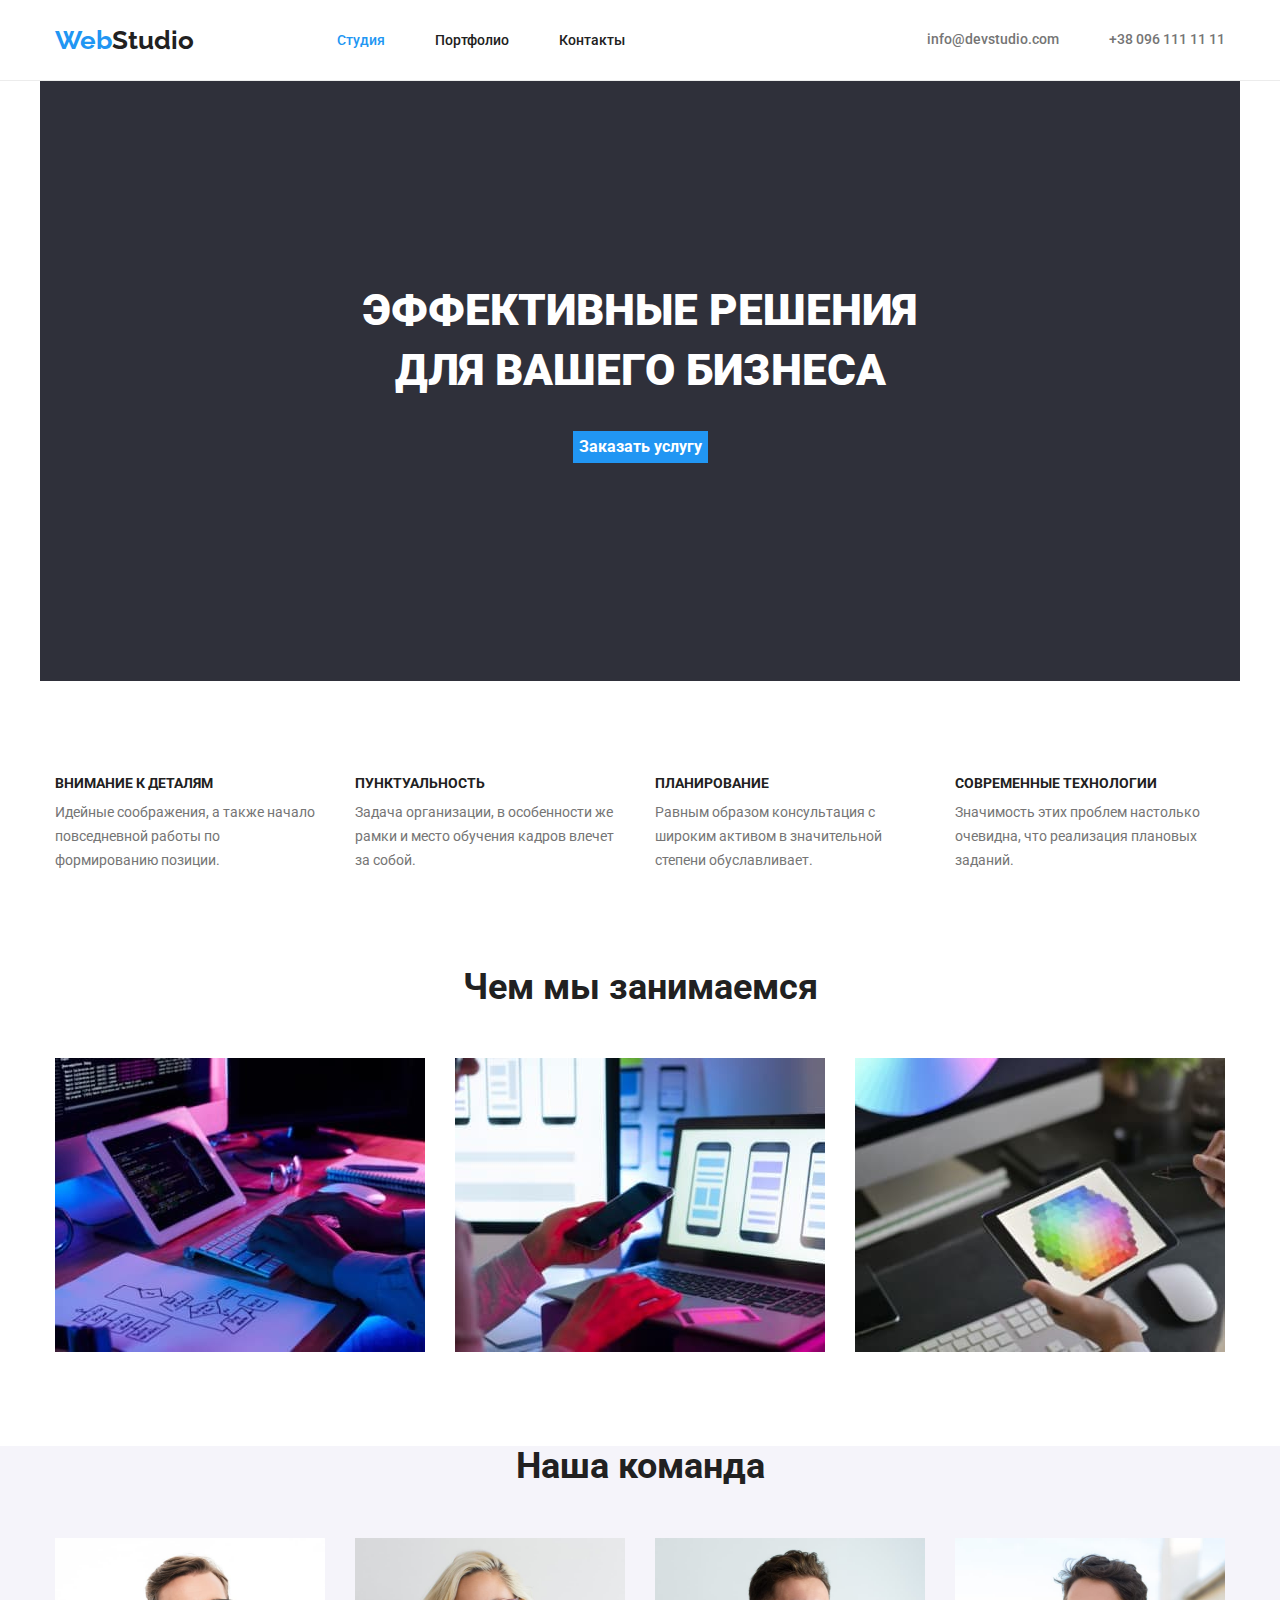
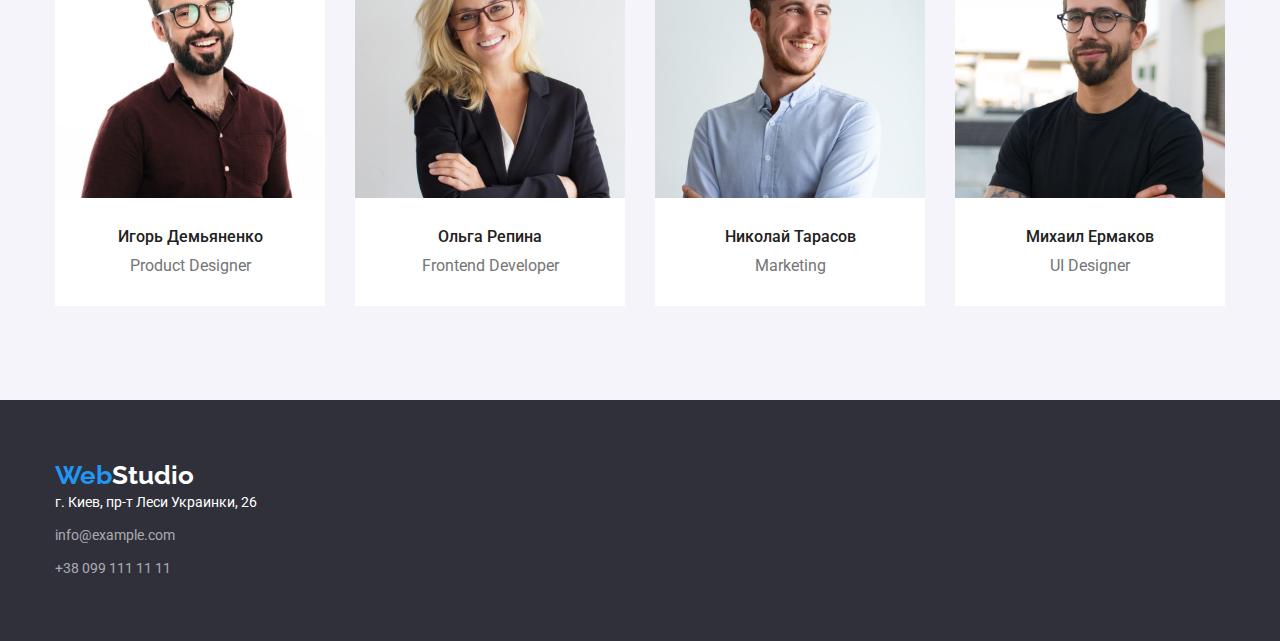
<file: index.html>
<!DOCTYPE html>
<html lang="ru">
<head>
    <meta charset="UTF-8">
    <meta name="viewport" content="width=device-width, initial-scale=1.0">
    <title>Webstudio</title>

    <link rel="preconnect" href="https://fonts.gstatic.com">
    <link href="https://fonts.googleapis.com/css2?family=Raleway:wght@700&family=Roboto:wght@400;500;700;900&display=swap" rel="stylesheet"><link rel="stylesheet" href="https://cdnjs.cloudflare.com/ajax/libs/modern-normalize/1.0.0/modern-normalize.min.css" integrity="sha512-ISS7cAi1PEhQ8jnbJpJZMd29NlhNj4AWYyLOSp2CE/CsHxTCu+r+t0D2yoJudVrd0/8fTVPUVDzY5Tvli75u/g==" crossorigin="anonymous" />
    <link rel="stylesheet" href="css/modern-normalize.css"/>

    <link rel="stylesheet" href="./css/common.css">
    <link rel="stylesheet" href="./css/index.css">



</head>
<body>
  
    <header class="page-header"> 
        <div class="container">
        <nav class="navigation">
            <a href="./index.html" id="webstudio" class="link-logo"><span class="logo-color">Web</span>Studio
            </a>
            <ul class="navigation-list">
             <li class="navigation-list-item">
                 <a class="navigation-link current" href="./index.html">Cтудия</a>
             </li>
             <li class="navigation-list-item">
               <a class="navigation-link" href="./portfolio.html">Портфолио</a> 
             </li>
             <li class="navigation-list-item">
               <a class="navigation-link" href="#contacts">Контакты</a> 
             </li>
           </ul>
           </nav>
        <address class="contacts">
            <a class="contacts-link" href="info@devstudio.com">info@devstudio.com</a>
            <a class="contacts-link phone" href="tel:+380961111111">+38 096 111 11 11</a>
            
        </address>
        </div>
   </header>  
   
    <main>
       <!--Hero-->
     <section class="hero">
         <div class="container">
            <h1 class="hero-title">Эффективные решения<br>для вашего бизнеса</br></h1>
            <button type="button" class="hero-button">Заказать услугу</button>
         </div>
     </section>
    
    <!--описание нашей работы-->
     <section class="work">
         <div class="container">
         <h2 class="visualy-hidden">Наши преимущества</h2>

         
        
             <ul class="work-list">
                
                <li class="work-list-item"><h3 class="work-list-title">Внимание к деталям</h3><p class="work-list-deskription">Идейные соображения, а также начало повседневной работы по формированию позиции.</p></li>
                <li class="work-list-item"><h3 class="work-list-title">Пунктуальность</h3><p class="work-list-deskription">Задача организации, в особенности же рамки и место обучения кадров влечет за собой.</p></li>
                <li class="work-list-item"><h3 class="work-list-title">Планирование</h3><p class="work-list-deskription">Равным образом консультация с широким активом в значительной степени обуславливает.</p></li>
                <li class="work-list-item"><h3 class="work-list-title">Современные технологии</h3><p class="work-list-deskription">Значимость этих проблем настолько очевидна, что реализация плановых заданий.</p></li>
            </ul> 
    
        </div>
    </section>
    
     <!--o нашей работе-->
     <section class="mission">
        <div class="container">
<h2 class="mission-title">Чем мы занимаемся</h2>
<ul class="mission-list">
    <li class="mission-list-item"> <img src="./cards/img/img.jpg" alt="человек набирает текст на клавиатуре" width="370" height="294" ></li>
    <li class="mission-list-item"> <img src="./cards/img/img2.jpg" alt="человек держит телефон возле ноутбука" width="370" height="294"></li>
    <li class="mission-list-item"> <img src="./cards/img/img3.jpg" alt="человек работает на планшете" width="370" height="294"></li>
</ul>
        </div>
     </section>
     <!--o команде-->
     <section class="team">
        <div class="container">
<h2 class="team-title">Наша команда</h2>
<ul class="team-list">
<li class="team-list-item"> <img src="./cards/img2/img(1).jpg" alt="Игорь Демьяненко" width="270" height="260"> <div class="cards-description"> <h3 class="team-name">Игорь Демьяненко</h3> <p class="team-name-position">Product Designer</p></div></li>
<li class="team-list-item"> <img src="./cards/img2/img(2).jpg" alt="Ольга Репина" width="270" height="260"><div class="cards-description"> <h3 class="team-name">Ольга Репина</h3> <p class="team-name-position">Frontend Developer</p></div></li>
<li class="team-list-item"> <img src="./cards/img2/img(3).jpg" alt="Николай Тарасов" width="270" height="260"><div class="cards-description"> <h3 class="team-name">Николай Тарасов</h3> <p class="team-name-position">Marketing</p></div></li>
<li class="team-list-item"> <img src="./cards/img2/img(4).jpg" alt="Михаил Ермаков" width="270" height="260"><div class="cards-description"> <h3 class="team-name">Михаил Ермаков</h3> <p class="team-name-position">UI Designer</p></div></li>

</ul>
        </div>
     </section>
    
    </main>
     

    <footer class="footer"> 
        <div class="container">
      <a  href="#webstudio" class="logo-footer"><span  class="logo-color">Web</span>Studio</a> 
      <address id="contacts" class="address">
       <ul class="address-list">
            <li class="address-list-item">
                 <a class="address-list-link" href="">г. Киев, пр-т Леси Украинки, 26</a>
            </li>
            <li class="address-list-item">
                <a class="contacts-list-link" href="info@devstudio.com"> info@example.com</a>
            </li>
            <li class="address-list-item">
                 <a class="contacts-list-link" href="tel:+380961111111"> +38 099 111 11 11</a>
            </li>
       </ul>
   </address>
        </div>
    </footer>

</body>
</html>
</file>
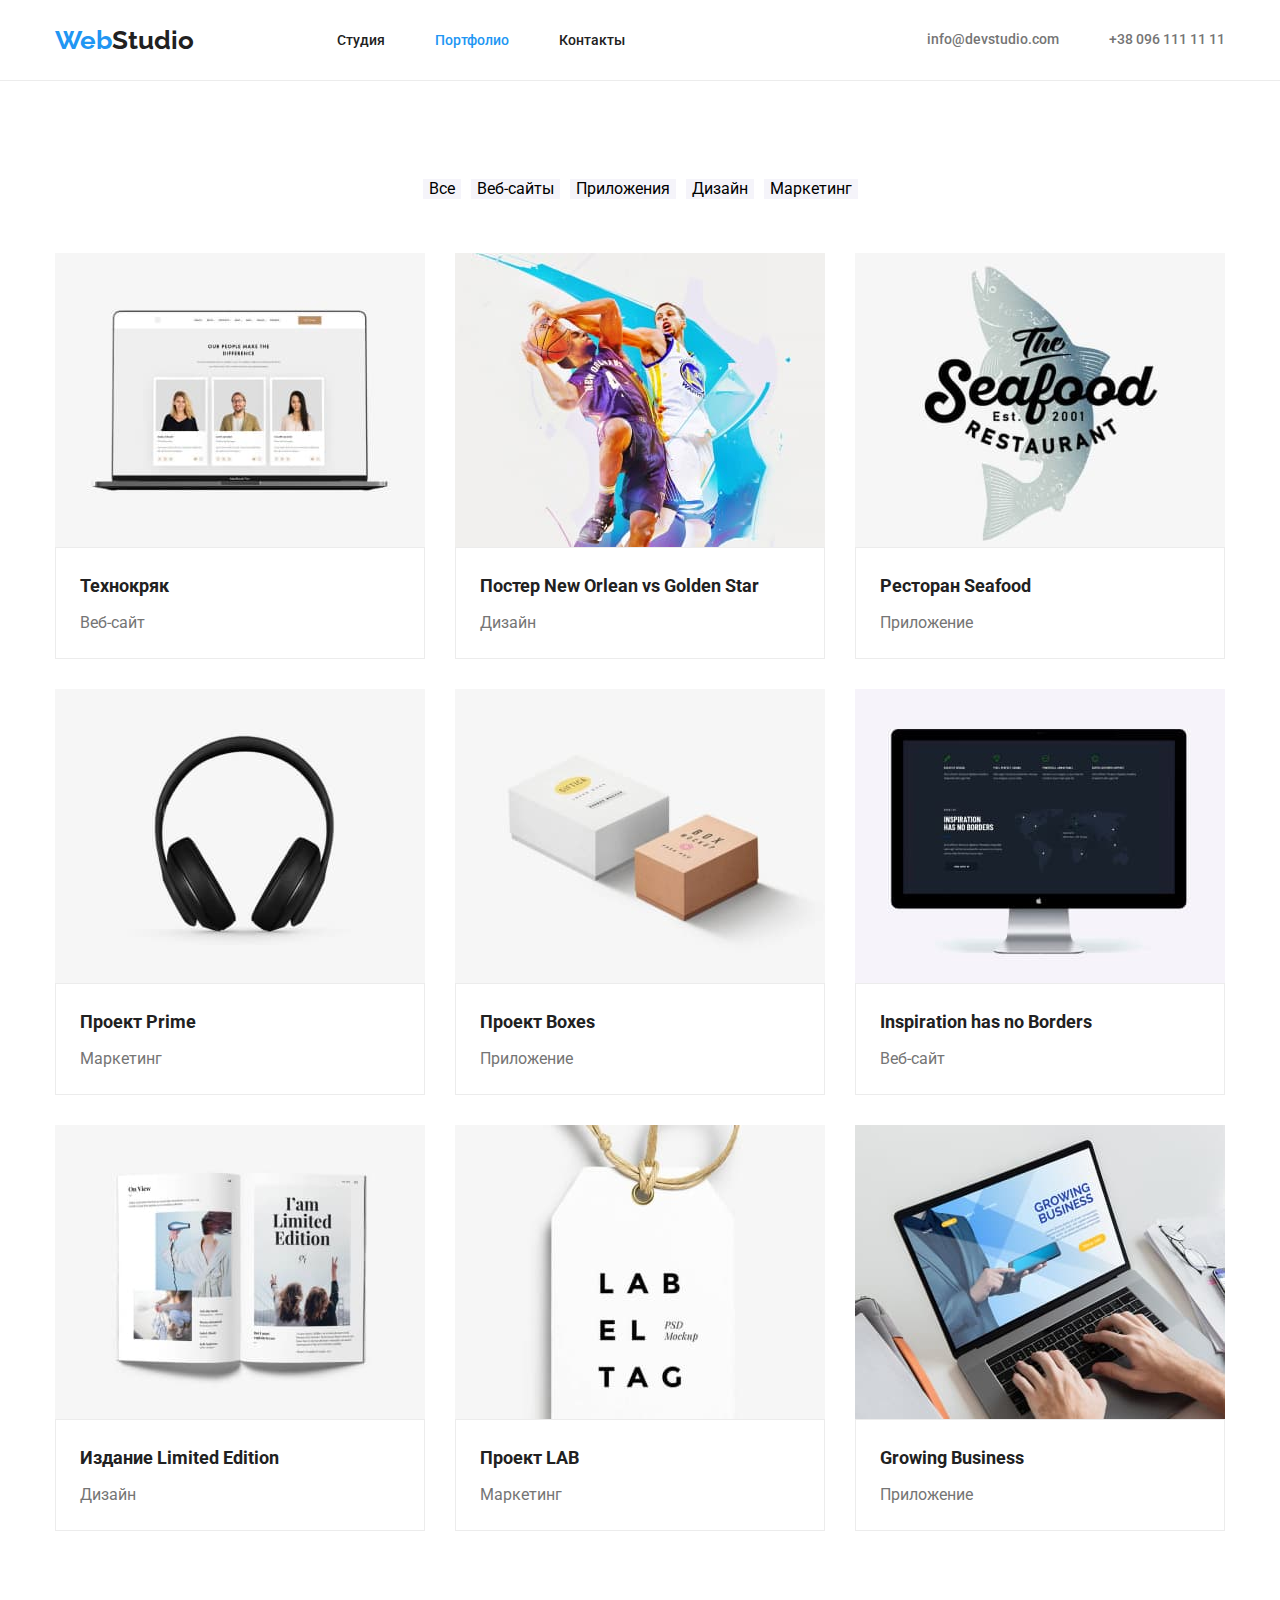
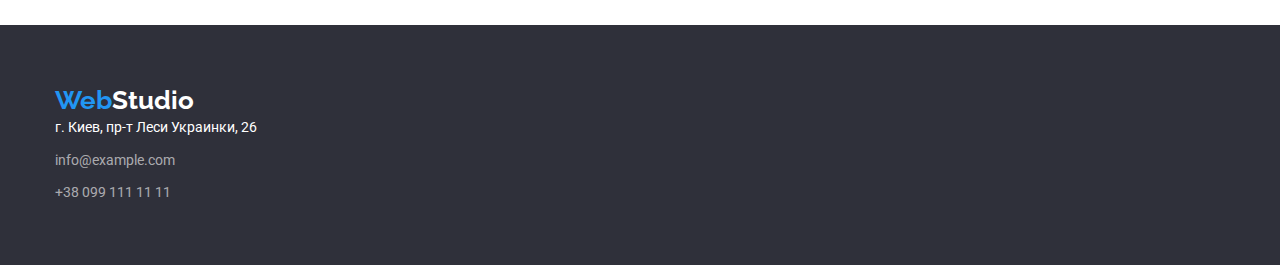
<file: portfolio.html>
<!DOCTYPE html>
<html lang="ru">
<head>
    <meta charset="UTF-8">
    <meta name="viewport" content="width=device-width, initial-scale=1.0">
    <title>Portfolio</title>

    <link rel="preconnect" href="https://fonts.gstatic.com">
    <link href="https://fonts.googleapis.com/css2?family=Raleway:wght@700&family=Roboto:wght@400;500;700;900&display=swap" rel="stylesheet"><link rel="stylesheet" href="https://cdnjs.cloudflare.com/ajax/libs/modern-normalize/1.0.0/modern-normalize.min.css" integrity="sha512-ISS7cAi1PEhQ8jnbJpJZMd29NlhNj4AWYyLOSp2CE/CsHxTCu+r+t0D2yoJudVrd0/8fTVPUVDzY5Tvli75u/g==" crossorigin="anonymous" />
    <link rel="stylesheet" href="css/modern-normalize.css"/>

    <link rel="stylesheet" href="./css/common.css">
    <link rel="stylesheet" href="./css/portfolio.css">

</head>
<body>
    <header class="page-header"> 
        <div class="container">
        <nav class="navigation">
            <a href="./index.html" id="webstudio" class="link-logo"><span class="logo-color">Web</span>Studio
            </a>
            <ul class="navigation-list">
             <li class="navigation-list-item">
                 <a class="navigation-link" href="./index.html">Cтудия</a>
             </li>
             <li class="navigation-list-item">
               <a class="navigation-link current" href="./portfolio.html">Портфолио</a> 
             </li>
             <li class="navigation-list-item">
               <a class="navigation-link" href="#contacts">Контакты</a> 
             </li>
           </ul>
           </nav>
        <address class="contacts">
            <a class="contacts-link" href="info@devstudio.com">info@devstudio.com</a>
            <a class="contacts-link phone" href="tel:+380961111111">+38 096 111 11 11</a>
            
        </address>
        </div>
   </header>  
    <main>
<!-- Our projects-->
<section class="projects">
    <div class="container">
    <h1 class="visualy-hidden">Наши проэкты</h1>

<ul class="buttons-list">
   <li class="buttons-list-item"><button type="button">Все</button></li>

    <li class="buttons-list-item"><button type="button">Веб-сайты</button></li>

    <li class="buttons-list-item"><button type="button">Приложения</button></li>

    <li class="buttons-list-item"><button type="button">Дизайн</button></li>

    <li class="buttons-list-item"><button type="button">Маркетинг</button></li>

</ul>

<ul class="projects-list">
    <li  class="projects-list-item"><a href=""><img src="./cards/img1.jpg" alt="Технокряк" width="370px"> <div class="projects-cardr-description"><h2 class="project-list-title">Технокряк</h2><p class="project-list-description">Веб-сайт</p></div></a></li>  

    <li class="projects-list-item"><a href=""><img src="./cards/img2.jpg" alt="Постер New Orlean vs Golden Star" width="370px"> <div class="projects-cardr-description"><h2 class="project-list-title">Постер New Orlean vs Golden Star</h2><p class="project-list-description">Дизайн</p></div></a></li>  

    <li class="projects-list-item"><a href=""><img src="./cards/img3.jpg" alt="Ресторан Seafood" width="370px"> <div class="projects-cardr-description"><h2 class="project-list-title">Ресторан Seafood</h2><p class="project-list-description">Приложение</p></div></a></li>

    <li class="projects-list-item"><a href=""><img src="./cards/img4.jpg" alt="Проект Prime" width="370px"> <div class="projects-cardr-description"><h2 class="project-list-title">Проект Prime</h2><p class="project-list-description">Маркетинг</p></div></a></li>

    <li class="projects-list-item"><a href=""><img src="./cards/img5.jpg" alt="Проект Boxes" width="370px"> <div class="projects-cardr-description"><h2 class="project-list-title">Проект Boxes</h2><p class="project-list-description">Приложение</p></div></a></li>

    <li class="projects-list-item"><a href=""><img src="./cards/img6.jpg" alt="Inspiration has no Borders" width="370px"> <div class="projects-cardr-description"><h2 class="project-list-title">Inspiration has no Borders</h2><p class="project-list-description">Веб-сайт</p></div></a></li>

    <li class="projects-list-item"><a href=""><img src="./cards/img7.jpg" alt="Издание Limited Edition" width="370px"> <div class="projects-cardr-description"><h2 class="project-list-title">Издание Limited Edition</h2><p class="project-list-description">Дизайн</p></div></a></li>

    <li class="projects-list-item"><a href=""><img src="./cards/img8.jpg" alt="Проект LAB" width="370px"> <div class="projects-cardr-description"><h2 class="project-list-title">Проект LAB</h2><p class="project-list-description">Маркетинг</p></div></a></li>

    <li class="projects-list-item"><a href=""><img src="./cards/img9.jpg" alt="Growing Business" width="370px"> <div class="projects-cardr-description"><h2 class="project-list-title">Growing Business</h2><p class="project-list-description">Приложение</p></div></a></li>   

</ul>
    </div>
</section>
    </main>

    <footer class="footer"> 
        <div class="container">
        <a  href="#webstudio" class="logo-footer"><span  class="logo-color">Web</span>Studio</a> 
        <address id="contacts" class="address">
         <ul class="address-list">
              <li class="address-list-item">
                   <a class="address-list-link" href="">г. Киев, пр-т Леси Украинки, 26</a>
              </li>
              <li class="address-list-item">
                  <a class="contacts-list-link" href="info@devstudio.com"> info@example.com</a>
              </li>
              <li class="address-list-item">
                   <a class="contacts-list-link" href="tel:+380961111111"> +38 099 111 11 11</a>
              </li>
         </ul>
     </address>
        </div>

      </footer>
</body>
</html>
</file>
<file: css/common.css>
*,
*::break-before
*::after {

box-sizing: inherit;

}
   
    
:root {
    --white-text: rgba(255, 255, 255, 1);
    --blue-text: rgba(33, 150, 243, 1);
    --black-text: rgba(33, 33, 33, 1);
    --gray-text-phone: rgba(117, 117, 117, 1);
    --background-gray: rgba(47, 48, 58, 1);
    --background-section-four: rgba(245, 244, 250, 1);
    --footer-adress: rgba(255, 255, 255, 0.6);
    --mouse: rgba(0, 0, 0, 1);

      }
    
    

body {
   
    font-family: "Roboto", 'san-serif';

}

ul {

    list-style: none; 
    margin: 0;
    padding: 0;

}

h1,
h2,
h3,
h4,
h5 {

    margin: 0;
    
}

img {

    display: block;
    max-width: 100%;
    height: auto;
}

a {

    font-style: normal;
    text-decoration: none;
   
}

.page-header {

    display: flex;
    align-items: center;
    background-color: var(--white-text);
/*padding-top: 32px;
padding-bottom: 32px;*/
}

header {

    border-bottom: 1px solid rgba(236, 236, 236, 1);


}

.header-container {

    display: flex;
    align-items: center;
    justify-content: space-between;


}

.page-header .container {

    display: flex;
    align-items: center;
    margin: 0 auto;
    padding: 0 auto;
}

.page-header .navigation {

    display: flex;
    justify-content: space-between;
    align-items: center;
     
}

p {

    margin: 0;

}

.container {

    width: 1200px;
    padding: 0 15px;
    margin-left: auto;
    margin-right: auto;
  /*  outline: 2px solid tomato;*/


}

section {

    padding-bottom: 94px;
   
   }

button {

    border: none;

}

.navigation-list {

    display: flex;
    font-weight: 500;
    font-size: 14px;
    line-height: 1,15;
    color: var(--gray-text-phone);
}


.navigation-list-item {

    margin-left: 50px;

}

.navigation-link {

    display: inline-block;
    font-weight: 500;
    font-size: 14px;
    Line-height: 1,14;
    padding-top: 32px;
    padding-bottom: 32px;
    color: var(--black-text);

}

.navigation-list {

    margin-left: 93px;
    

}

.navigation-list .navigation-link.current {

    color: var(--blue-text);

}

  
.contacts-link {

    display: inline-block;
    font-weight: 500;
    font-size: 14px;
    line-height: 1.14;
    color: var(--gray-text-phone);
    padding-top: 32px;
    padding-bottom: 32px;
}

.navigation-list .navigation-link:hover,
.navigation-list .navigation-link:focus {

    color: var(--blue-text);

}

.contacts .contacts-link:hover,
.contacts .contacts-link:focus {

    color: var(--blue-text);

}

.link-logo {
    
    display: inline-block;
    font-family: Raleway, san-serif;
    font-weight: 700;
    font-size: 26px;
    line-height: 1.19;
    
    color: var(--black-text);

}

.logo-color {

    color: var(--blue-text);
}

.contacts {

    display: flex;
    font-style: normal;
    margin-left: auto;
}


.contacts .contacts-link:last-child{

    margin-left: 50px;

}

.visualy-hidden {

    position: absolute;
    width: 1px;
    height: 1px;
    margin: -1px;
    border: 0;
    padding: 0;
    white-space: nowrap;
    clip-path: inset(100%);
    clip: rect(0000);
    overflow: hidden;

}

.footer {

    max-height: 252px;
   
    background-color: var(--background-gray);

}

.logo-footer {


    font-family: Raleway, san-serif;
    font-weight: 700;
    font-size: 26px;
    line-height: 1.19;
    margin-bottom: 20px;
   
    color: var(--white-text);

}

.footer .container {

padding-top: 60px;
padding-bottom: 60px;
}

.address-list-link {

    font-weight: 400;
    font-size: 14px;
    line-height: 1.71;
    margin-top: 20px;
    margin-bottom: 60px;

    color: var(--white-text);

}

.contacts-list-link {
    
    font-weight: 400;
    font-size: 14px;
    line-height: 1.71;
    margin-bottom: 10px;
    
    color: var(--footer-adress);

}

.address-list {

   

}

.address-list-item:not(:last-child) {

    margin-bottom: 9px;

}
</file>
<file: css/index.css>
section .work {

        padding-bottom: 200px;
        padding-top: 94px;

    }

.hero .container{

    text-align: center;
    height: 600px;
    max-width: 1600px;
    padding-top: 200px;
    background-color: var(--background-gray);

}


.hero-title {

    font-weight: 900;
    font-size: 44px;
    line-height: 1.36;
 
    
    text-transform: uppercase;
    margin-bottom: 30px;
    margin-left: auto;
    margin-right: auto;

    color: var(--white-text);

}

.hero-button {

    font-weight: 700;
    font-size: 16px;
    line-height: 1.87;
    color: var(--white-text);
    background-color: var(--blue-text);

}

.hero section {

padding-bottom: 200px;

}

.work .container {

    display: flex;
    margin: 0 auto;
 /* padding-top: 94px;*/
}

.work-list {

    display: flex;  
 
}

.work section {

    padding-top: 94px;
}

.work-list-item {

    width: 270px;

}

.work-list-item:not(:last-child) {

    margin-right: 30px;

}

.work-list-title {
 
    font-weight: 700;
    font-size: 14px;
    line-height: 1.15;
    text-transform: uppercase;
    margin-bottom: 10px;

    color: var(--black-text);
    

}

.work-list-deskription {
  
    font-weight: 400;
    font-size: 14px;
    line-height: 1.7;

    color: var(--gray-text-phone);

}

.mission {

    display: flex;
    margin: 0 auto;
    background-color: var(--white-text);

}

.mission-title {

    margin-bottom: 50px;
    text-align: center;
    font-weight: 700;
    font-size: 36px;
    line-height: 1.16;

    color: var(--black-text);

}
 .mission-list {

    display: flex;

 }

 .mission-list-item:not(:last-child) {

    margin-right: 30px;

 }


.team {

    display: flex;
    background-color: var(--background-section-four);

}

.team section{

padding-top: 94px;

}

.team-title {

    margin-bottom: 50px;
    text-align: center;
    font-weight: 700;
    font-size: 36px;
    line-height: 1.16;

    color: var(--black-text);
   
}

.team-list {

    display: flex;

}

.team-list-item {

    width: 270px;
background-color: var(--white-text);
}


.team-list-item:not(:last-child) {

    margin-right: 30px;

}


.team-name {
    
    text-align: center;
    font-weight: 500;
    font-size: 16px;
    line-height: 1.18;

    color: var(--black-text);

}

.team-name-position {

    text-align: center;
    margin-top: 10px;
    font-weight: 400;
    font-size: 16px;
    line-height: 1.18;
 
    color: var(--gray-text-phone);

}

.cards-description {

    padding: 30px 59px;

}
</file>
<file: css/portfolio.css>
section {

padding-top: 94px;

}

.container {

   width: 1200px;
   padding: 0 15px;
   
   margin-left: auto;
   margin-right: auto;
   
   }

.projects {

   display: flex;

   }

.buttons-list {

   display: flex;
   justify-content: center;
   margin: 0 auto;
   margin-bottom: 50px;

}

.buttons-list-item:not(:last-child) {

   margin-right: 8px;

}

.buttons-list-item {

    font-weight: 500;
    font-size: 16px;
    line-height: 1.62;
    border: none;
    
    /*margin-bottom: 50px; */
    border: 1px solid var(--white-text);
    color: var(--black-text);
}

.buttons-list-item button{

    background-color: var(--background-section-four);

}


 .buttons-list-item button:hover,
 .buttons-list-item button:focus {

    color: var(--white-text);
    background-color: var(--blue-text);


 }

.project-list-title {

    font-weight: 700;
    font-size: 18px;
    line-height: 2;
    margin-bottom: 4px;
    color: var(--black-text);
    
 }

.project-list-description {

    font-weight: 400;
    font-size: 16px;
    line-height: 1.87;
    
    color: var(--gray-text-phone);
    
}

.projects-list {

   display: flex;
   flex-wrap: wrap;
   margin-top: 50px;
   margin-left: -30px;
   margin-top: -30px;

}

.projects-list .projects-list-item {

   flex-basis: calc(100% / 3 - 30px);
   margin-left: 30px;
   margin-top: 30px;
  
}

.projects-cardr-description {

padding: 20px 24px;
border: 1px solid rgba(236, 236, 236, 1);
}
</file>
